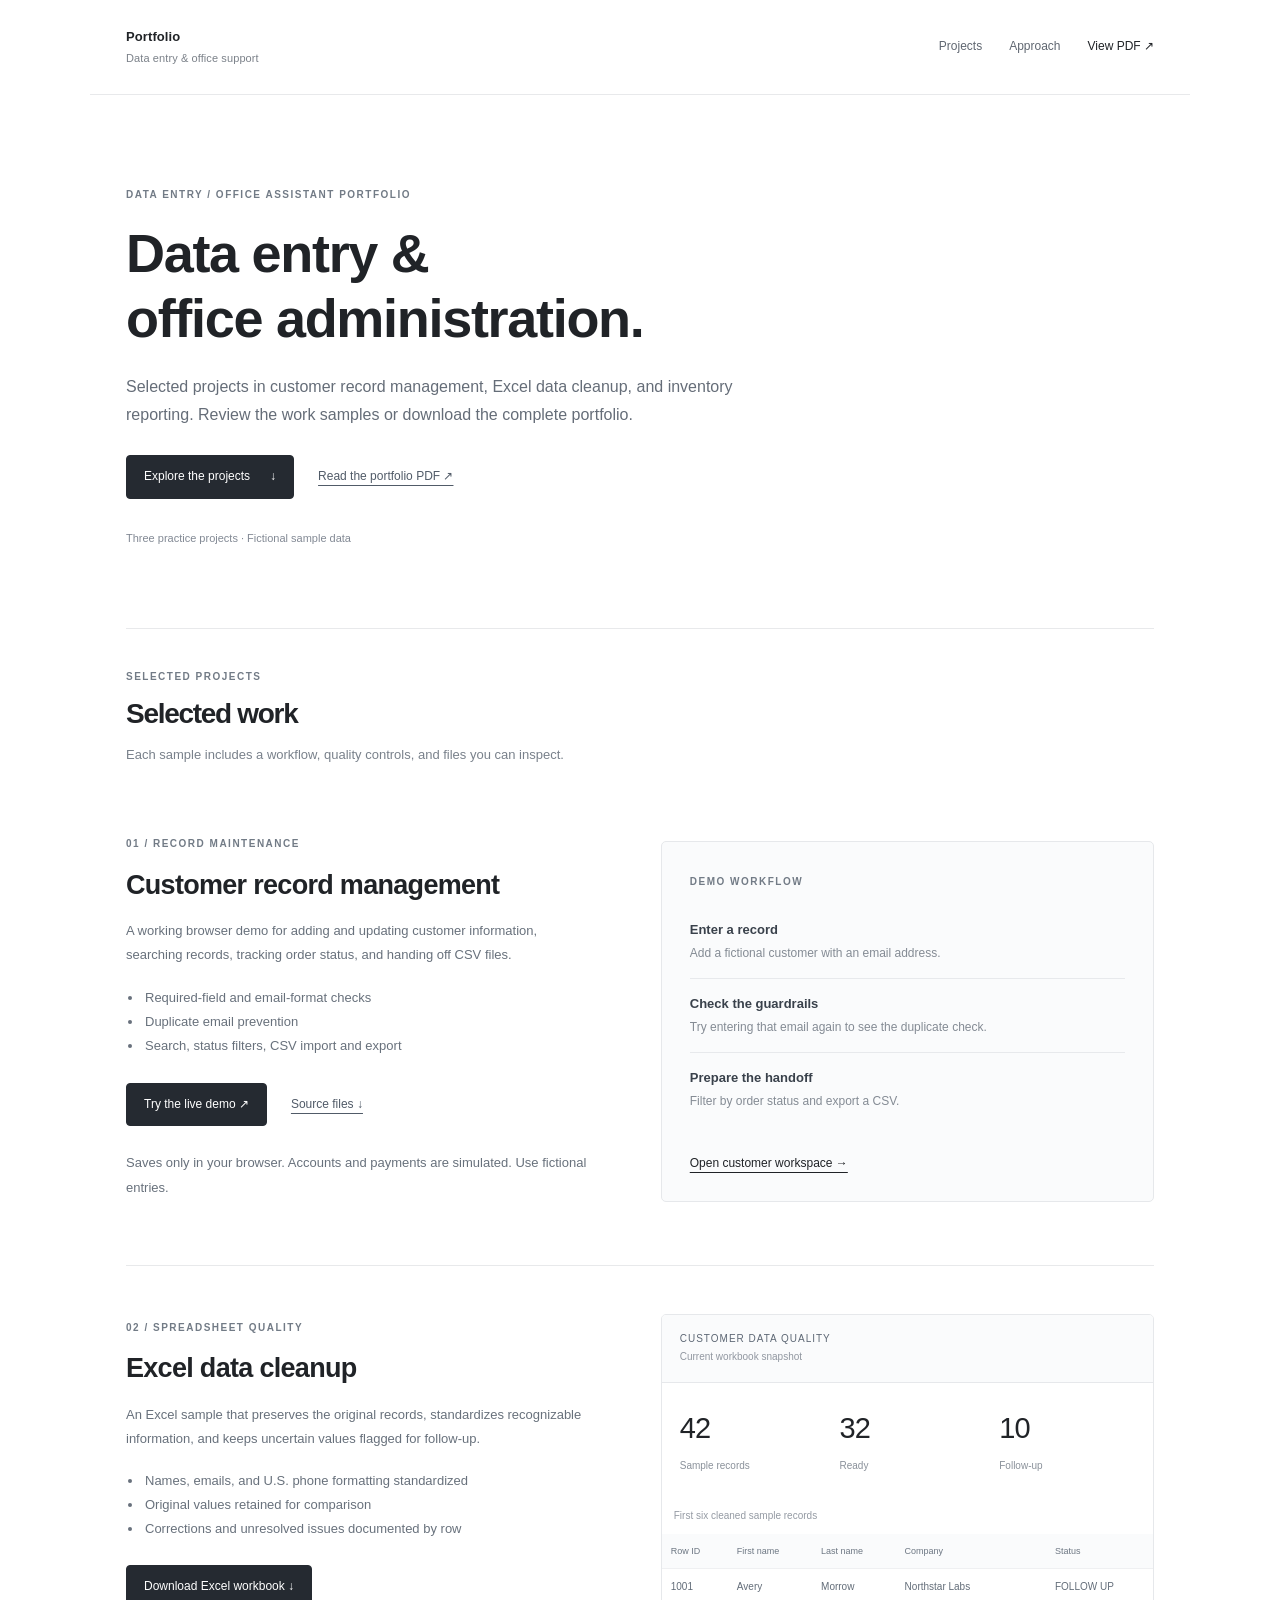
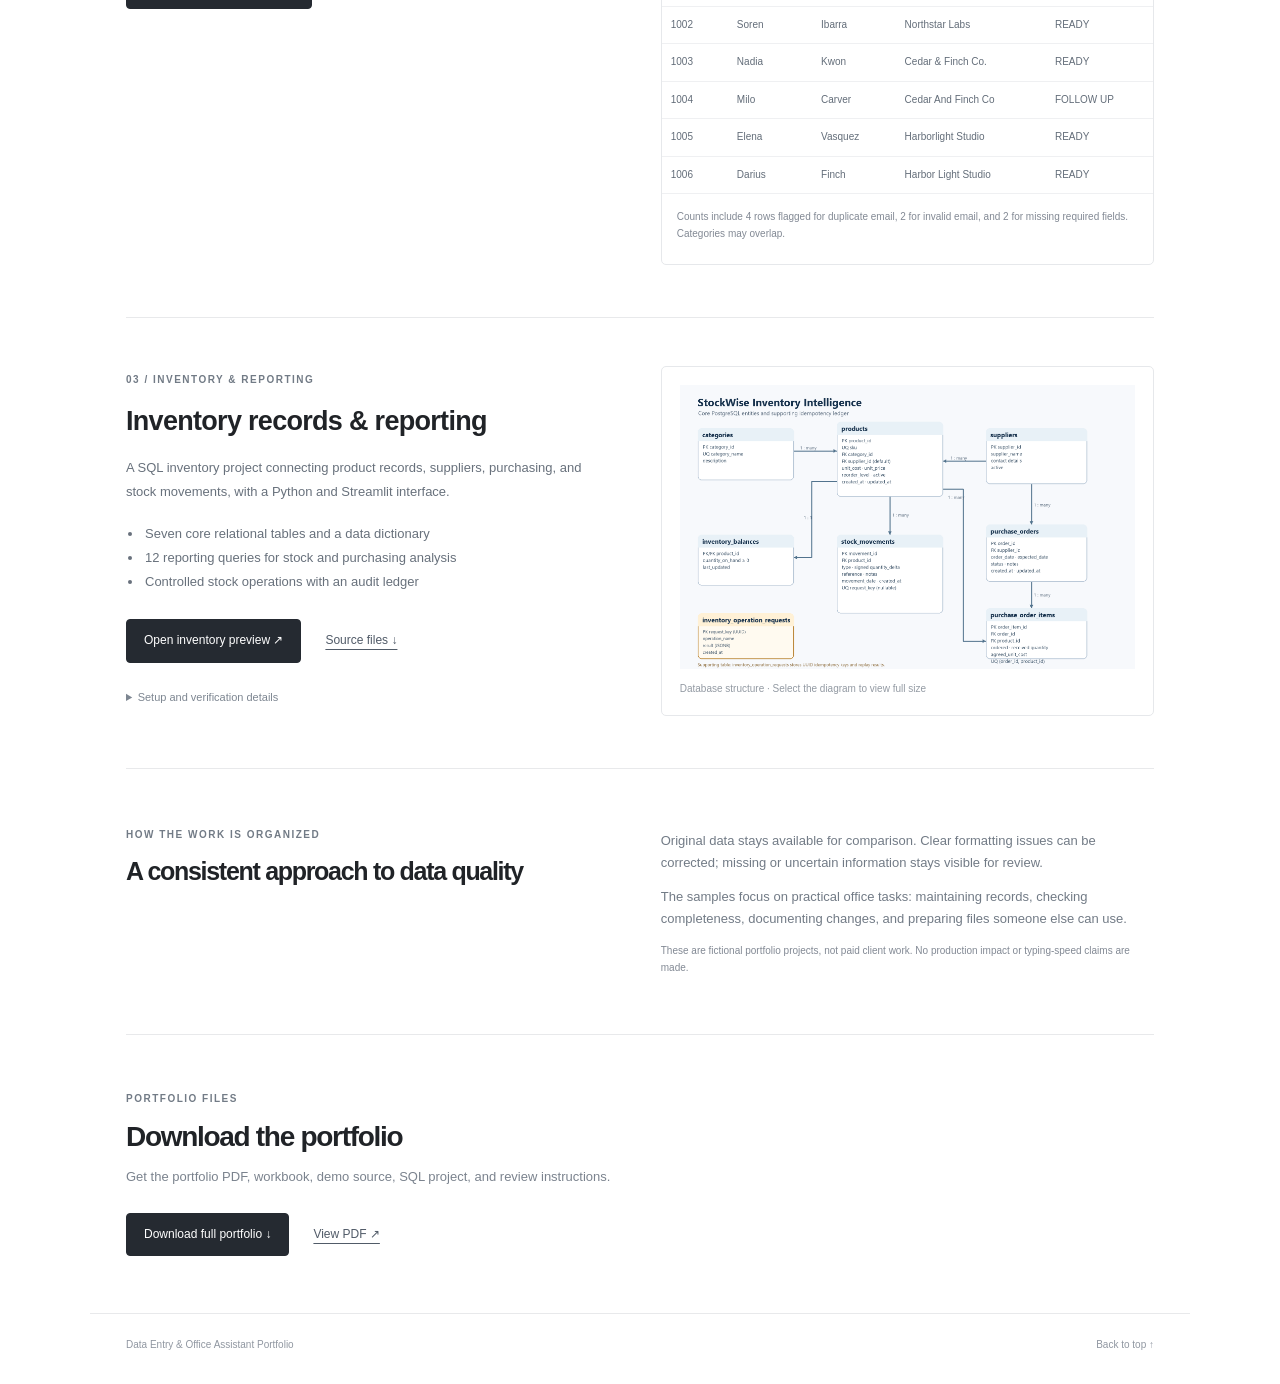
<file: index.html>
<!doctype html><html lang="en"><head><meta charset="utf-8"><meta name="viewport" content="width=device-width, initial-scale=1"><title>Data Entry & Office Assistant | Work Portfolio</title><meta name="description" content="Explore three practical work samples: customer record maintenance, Excel data cleanup, and inventory reporting. Try the demo and download the files."><link rel="stylesheet" href="style.css"></head><body>
<header><a class="brand" href="#">Portfolio<span>Data entry & office support</span></a><nav aria-label="Main navigation"><a href="#projects">Projects</a><a href="#approach">Approach</a><a class="nav-download" href="downloads/portfolio.pdf">View PDF ↗</a></nav></header>
<main><section class="hero"><div><p class="eyebrow">DATA ENTRY / OFFICE ASSISTANT PORTFOLIO</p><h1>Data entry &amp;<br>office administration.</h1><p class="intro">Selected projects in customer record management, Excel data cleanup, and inventory reporting. Review the work samples or download the complete portfolio.</p><div class="actions"><a class="button" href="#projects">Explore the projects <span>↓</span></a><a class="text-link" href="downloads/portfolio.pdf">Read the portfolio PDF ↗</a></div><p class="small">Three practice projects · Fictional sample data</p></div></section>
<section id="projects"><div class="section-heading"><p class="eyebrow">SELECTED PROJECTS</p><h2>Selected work</h2><p>Each sample includes a workflow, quality controls, and files you can inspect.</p></div>
<article class="project"><div class="project-copy"><span class="number">01 / RECORD MAINTENANCE</span><h3>Customer record management</h3><p>A working browser demo for adding and updating customer information, searching records, tracking order status, and handing off CSV files.</p><ul><li>Required-field and email-format checks</li><li>Duplicate email prevention</li><li>Search, status filters, CSV import and export</li></ul><div class="actions"><a class="button" href="customer-demo/index.html">Try the live demo ↗</a><a class="text-link" href="downloads/customer-project.zip" download>Source files ↓</a></div><p class="small">Saves only in your browser. Accounts and payments are simulated. Use fictional entries.</p></div><div class="demo-instructions"><span class="eyebrow">DEMO WORKFLOW</span><ol><li><b>Enter a record</b><span>Add a fictional customer with an email address.</span></li><li><b>Check the guardrails</b><span>Try entering that email again to see the duplicate check.</span></li><li><b>Prepare the handoff</b><span>Filter by order status and export a CSV.</span></li></ol><a href="customer-demo/index.html">Open customer workspace →</a></div></article>
<article class="project excel"><div class="project-copy"><span class="number">02 / SPREADSHEET QUALITY</span><h3>Excel data cleanup</h3><p>An Excel sample that preserves the original records, standardizes recognizable information, and keeps uncertain values flagged for follow-up.</p><ul><li>Names, emails, and U.S. phone formatting standardized</li><li>Original values retained for comparison</li><li>Corrections and unresolved issues documented by row</li></ul><a class="button" href="downloads/customer-cleanup.xlsx" download>Download Excel workbook ↓</a></div><div class="sheet-preview"><div class="sheet-top">CUSTOMER DATA QUALITY <span>Current workbook snapshot</span></div><div class="metrics"><div><strong>42</strong><span>Sample records</span></div><div><strong>32</strong><span>Ready</span></div><div><strong>10</strong><span>Follow-up</span></div></div><div class="table-wrap"><table><caption>First six cleaned sample records</caption><thead><tr><th>Row ID</th><th>First name</th><th>Last name</th><th>Company</th><th>Status</th></tr></thead><tbody><tr><td>1001</td><td>Avery</td><td>Morrow</td><td>Northstar Labs</td><td>FOLLOW UP</td></tr><tr><td>1002</td><td>Soren</td><td>Ibarra</td><td>Northstar Labs</td><td>READY</td></tr><tr><td>1003</td><td>Nadia</td><td>Kwon</td><td>Cedar &amp; Finch Co.</td><td>READY</td></tr><tr><td>1004</td><td>Milo</td><td>Carver</td><td>Cedar And Finch Co</td><td>FOLLOW UP</td></tr><tr><td>1005</td><td>Elena</td><td>Vasquez</td><td>Harborlight Studio</td><td>READY</td></tr><tr><td>1006</td><td>Darius</td><td>Finch</td><td>Harbor Light Studio</td><td>READY</td></tr></tbody></table></div><p class="small">Counts include 4 rows flagged for duplicate email, 2 for invalid email, and 2 for missing required fields. Categories may overlap.</p></div></article>
<article class="project inventory"><div class="project-copy"><span class="number">03 / INVENTORY & REPORTING</span><h3>Inventory records &amp; reporting</h3><p>A SQL inventory project connecting product records, suppliers, purchasing, and stock movements, with a Python and Streamlit interface.</p><ul><li>Seven core relational tables and a data dictionary</li><li>12 reporting queries for stock and purchasing analysis</li><li>Controlled stock operations with an audit ledger</li></ul><div class="actions"><a class="button" href="inventory.html">Open inventory preview ↗</a><a class="text-link" href="downloads/inventory-project.zip" download>Source files ↓</a></div><details><summary>Setup and verification details</summary><p>The download includes the README, SQL, Python app, tests, and documentation. Running the dashboard requires Python and PostgreSQL setup. Local checks: 6 tests passed; 6 integration tests skipped without a configured database. Native PostgreSQL concurrency and the connected dashboard remain unverified.</p></details></div><figure><a href="assets/inventory-erd.png" target="_blank" rel="noopener"><img src="assets/inventory-erd.png" alt="StockWise inventory database relationship diagram" loading="lazy"></a><figcaption>Database structure · Select the diagram to view full size</figcaption></figure></article></section>
<section id="approach" class="approach"><div><p class="eyebrow">HOW THE WORK IS ORGANIZED</p><h2>A consistent approach to data quality</h2></div><div><p>Original data stays available for comparison. Clear formatting issues can be corrected; missing or uncertain information stays visible for review.</p><p>The samples focus on practical office tasks: maintaining records, checking completeness, documenting changes, and preparing files someone else can use.</p><p class="small">These are fictional portfolio projects, not paid client work. No production impact or typing-speed claims are made.</p></div></section>
<section class="download"><p class="eyebrow">PORTFOLIO FILES</p><h2>Download the portfolio</h2><p>Get the portfolio PDF, workbook, demo source, SQL project, and review instructions.</p><div class="actions"><a class="button" href="downloads/portfolio.zip" download>Download full portfolio ↓</a><a class="text-link" href="downloads/portfolio.pdf">View PDF ↗</a></div></section></main><footer><span>Data Entry & Office Assistant Portfolio</span><a href="#">Back to top ↑</a></footer></body></html>
</file>
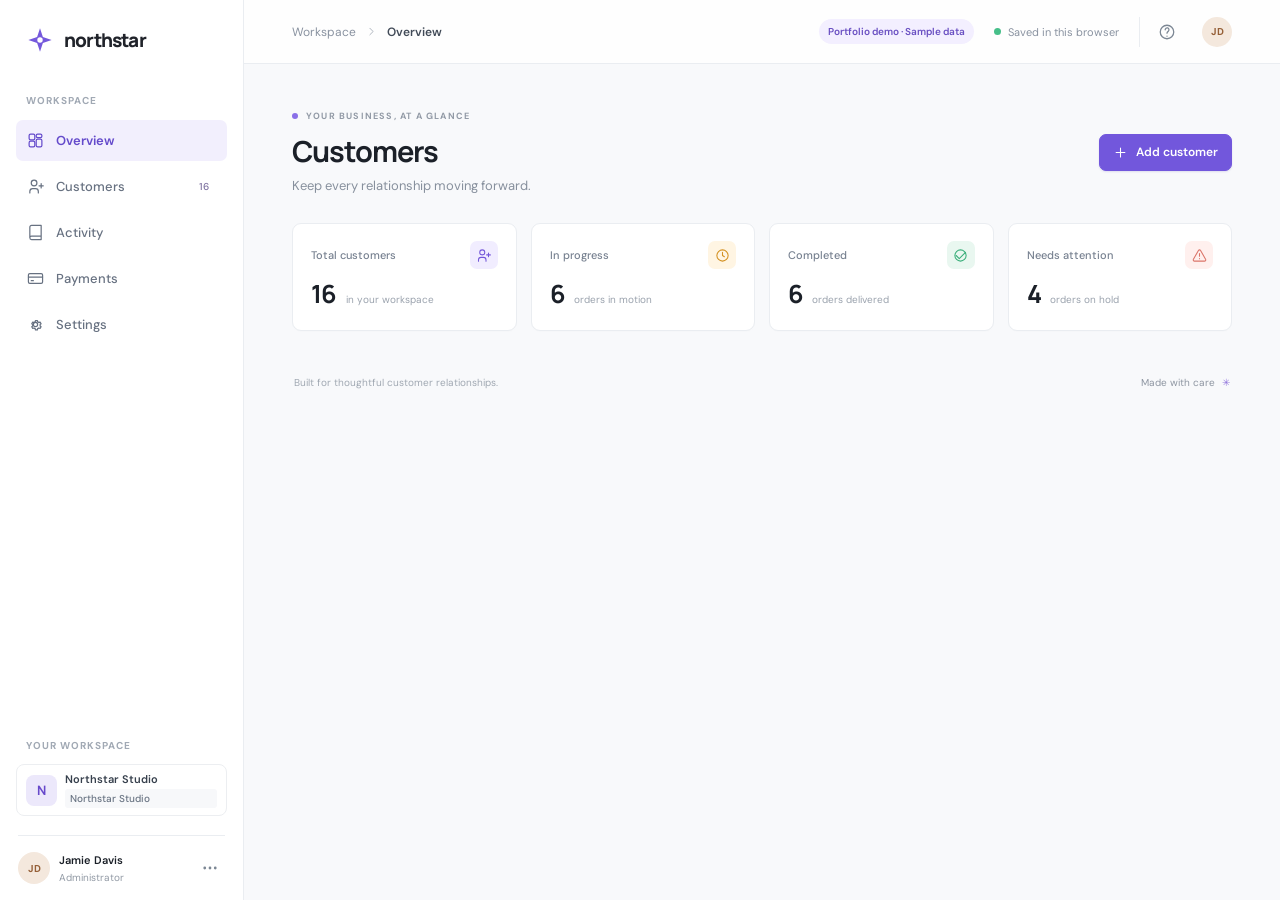
<file: customer-demo/index.html>
<!doctype html>
<html lang="en">
<head>
  <meta charset="utf-8" />
  <meta name="viewport" content="width=device-width, initial-scale=1" />
  <meta name="theme-color" content="#f7f8fa" />
  <meta name="description" content="Northstar is a customer records portfolio demo for accurate data entry, CSV workflows, order tracking, and customer operations." />
  <title>Northstar — Customer records</title>
  <link rel="preconnect" href="https://fonts.googleapis.com" />
  <link rel="preconnect" href="https://fonts.gstatic.com" crossorigin />
  <link href="https://fonts.googleapis.com/css2?family=DM+Sans:wght@400;500;600;700&family=Manrope:wght@400;500;600;700;800&display=swap" rel="stylesheet" />
  <link rel="stylesheet" href="styles.css" />
</head>
<body>
  <div class="app-shell">
    <aside class="sidebar">
      <a class="brand" href="#" aria-label="Northstar home"><span class="brand-mark"><svg viewBox="0 0 32 32" aria-hidden="true"><path d="M16 2.7 19.3 12.7 29.3 16l-10 3.3L16 29.3l-3.3-10L2.7 16l10-3.3L16 2.7Z" fill="currentColor"/><circle cx="16" cy="16" r="3.1" fill="#fff"/></svg></span><span>northstar</span></a>
      <div class="workspace-label">WORKSPACE</div>
      <nav class="primary-nav" aria-label="Main navigation">
        <a class="nav-item" data-nav="overview" href="#overview"><svg viewBox="0 0 24 24"><rect x="3" y="3" width="8" height="8" rx="2"/><rect x="13" y="3" width="8" height="5" rx="2"/><rect x="13" y="10" width="8" height="11" rx="2"/><rect x="3" y="13" width="8" height="8" rx="2"/></svg>Overview</a>
        <a class="nav-item active" data-nav="customers" href="#customers"><svg viewBox="0 0 24 24"><path d="M16 21v-2a4 4 0 0 0-4-4H8a4 4 0 0 0-4 4v2M10 11a4 4 0 1 0 0-8 4 4 0 0 0 0 8ZM20 8v6m3-3h-6"/></svg>Customers<span class="nav-count" id="sidebarCount">0</span></a>
        <a class="nav-item" data-nav="activity" href="#activity"><svg viewBox="0 0 24 24"><path d="M4 19.5A2.5 2.5 0 0 1 6.5 17H20M6.5 2H20v20H6.5A2.5 2.5 0 0 1 4 19.5v-15A2.5 2.5 0 0 1 6.5 2Z"/></svg>Activity</a>
        <a class="nav-item" data-nav="payments" href="#payments"><svg viewBox="0 0 24 24"><rect x="2" y="5" width="20" height="14" rx="2"/><path d="M2 10h20M6 15h3"/></svg>Payments</a>
        <a class="nav-item" data-nav="settings" href="#settings"><svg viewBox="0 0 24 24"><circle cx="12" cy="12" r="3"/><path d="m19.4 15 .1.1 1.4 1.1-1.4 2.4-1.7-.7a8 8 0 0 1-1.8 1l-.3 1.8h-2.8l-.3-1.8a8 8 0 0 1-1.8-1l-1.7.7-1.4-2.4 1.4-1.1a7 7 0 0 1 0-2l-1.4-1.1 1.4-2.4 1.7.7a8 8 0 0 1 1.8-1l.3-1.8h2.8l.3 1.8a8 8 0 0 1 1.8 1l1.7-.7 1.4 2.4-1.4 1.1a7 7 0 0 1 0 2Z" transform="translate(-1 -1)"/></svg>Settings</a>
      </nav>
      <div class="sidebar-bottom"><div class="workspace-label">YOUR WORKSPACE</div><div class="workspace-card"><span class="workspace-icon" id="workspaceIcon">N</span><div class="workspace-info workspace-picker"><strong id="workspaceCurrentName">Northstar Studio</strong><select id="workspaceSelect" aria-label="Switch workspace"></select></div><svg class="chevron" viewBox="0 0 24 24"><path d="m7 10 5 5 5-5"/></svg></div><div class="user-profile"><div class="avatar avatar-user">JD</div><div class="user-info"><strong>Jamie Davis</strong><small>Administrator</small></div><button class="icon-button more-user" id="userMenuBtn" aria-label="User menu" aria-expanded="false"><svg viewBox="0 0 24 24"><circle cx="5" cy="12" r="1"/><circle cx="12" cy="12" r="1"/><circle cx="19" cy="12" r="1"/></svg></button><div class="user-menu" id="userMenu" hidden></div></div></div>
    </aside>

    <main class="main-panel" id="overview">
      <header class="topbar"><div class="breadcrumbs"><span>Workspace</span><svg viewBox="0 0 24 24"><path d="m9 18 6-6-6-6"/></svg><strong>Customers</strong></div><div class="topbar-actions"><span class="demo-badge">Portfolio demo · Sample data</span><span class="sync-indicator"><i></i> Saved in this browser</span><button class="icon-button top-help" aria-label="Help"><svg viewBox="0 0 24 24"><circle cx="12" cy="12" r="9"/><path d="M9.6 9a2.5 2.5 0 1 1 4.4 1.6c-1.1 1.1-2 1.5-2 3M12 17.5h.01"/></svg></button><div class="header-profile-menu"><button class="avatar avatar-small" id="headerUserMenuBtn" aria-label="Open account menu" aria-expanded="false">JD</button><div class="user-menu header-user-menu" id="headerUserMenu" hidden></div></div></div></header>

      <section class="page-content">
        <div class="page-heading"><div><div class="eyebrow"><span class="eyebrow-dot"></span>YOUR BUSINESS, AT A GLANCE</div><h1>Customers</h1><p class="page-subtitle">Keep every relationship moving forward.</p></div><button class="button button-primary" id="addCustomerBtn"><svg viewBox="0 0 24 24"><path d="M12 5v14M5 12h14"/></svg>Add customer</button></div>

        <div class="stats-grid" aria-label="Customer overview">
          <article class="stat-card"><div class="stat-top"><span class="stat-label">Total customers</span><span class="stat-icon stat-icon-purple"><svg viewBox="0 0 24 24"><path d="M16 21v-2a4 4 0 0 0-4-4H8a4 4 0 0 0-4 4v2M10 11a4 4 0 1 0 0-8 4 4 0 0 0 0 8ZM20 8v6m3-3h-6"/></svg></span></div><div class="stat-value-row"><strong id="totalStat">0</strong><span class="stat-context" id="totalContext">in your workspace</span></div></article>
          <article class="stat-card"><div class="stat-top"><span class="stat-label">In progress</span><span class="stat-icon stat-icon-amber"><svg viewBox="0 0 24 24"><circle cx="12" cy="12" r="9"/><path d="M12 7v5l3 2"/></svg></span></div><div class="stat-value-row"><strong id="progressStat">0</strong><span class="stat-context">orders in motion</span></div></article>
          <article class="stat-card"><div class="stat-top"><span class="stat-label">Completed</span><span class="stat-icon stat-icon-green"><svg viewBox="0 0 24 24"><path d="M20 7 10 17l-5-5"/><circle cx="12" cy="12" r="9"/></svg></span></div><div class="stat-value-row"><strong id="completedStat">0</strong><span class="stat-context">orders delivered</span></div></article>
          <article class="stat-card"><div class="stat-top"><span class="stat-label">Needs attention</span><span class="stat-icon stat-icon-rose"><svg viewBox="0 0 24 24"><path d="M12 9v4m0 4h.01"/><path d="m10.3 3.9-8 14A2 2 0 0 0 4 21h16a2 2 0 0 0 1.7-3.1l-8-14a2 2 0 0 0-3.4 0Z"/></svg></span></div><div class="stat-value-row"><strong id="attentionStat">0</strong><span class="stat-context">orders on hold</span></div></article>
        </div>

        <section class="records-card" id="customers" aria-label="Customer records"><div class="records-heading"><div><h2>All customers <span class="record-count" id="recordCount">0</span></h2><p>Manage your customer relationships and orders.</p></div><div class="record-actions"><a class="template-link" href="customer-template.csv" download>CSV template</a><input type="file" id="importFile" accept=".csv,text/csv" hidden /><button class="button button-secondary" id="importBtn" type="button"><svg viewBox="0 0 24 24"><path d="M12 16V3m-5 5 5-5 5 5M4 15v4a2 2 0 0 0 2 2h12a2 2 0 0 0 2-2v-4"/></svg>Import CSV</button><button class="button button-secondary" id="exportBtn"><svg viewBox="0 0 24 24"><path d="M21 15v4a2 2 0 0 1-2 2H5a2 2 0 0 1-2-2v-4M7 10l5 5 5-5M12 15V3"/></svg>Export CSV</button></div></div>
          <div class="toolbar"><label class="search-box"><svg viewBox="0 0 24 24"><circle cx="11" cy="11" r="7"/><path d="m20 20-4-4"/></svg><input id="searchInput" type="search" placeholder="Search customers..." aria-label="Search customers" /><kbd>⌘ K</kbd></label><div class="toolbar-right"><label class="select-wrap"><svg viewBox="0 0 24 24"><path d="M4 7h16M7 12h10m-7 5h4"/></svg><select id="statusFilter" aria-label="Filter by order status"><option value="all">All statuses</option><option value="In progress">In progress</option><option value="Completed">Completed</option><option value="On hold">On hold</option></select><svg class="select-chevron" viewBox="0 0 24 24"><path d="m7 10 5 5 5-5"/></svg></label><label class="select-wrap sort-wrap"><svg viewBox="0 0 24 24"><path d="M4 7h11M4 12h8m-8 5h5m7-9 3-3 3 3m-3-3v12"/></svg><select id="sortSelect" aria-label="Sort customers"><option value="recent">Recently added</option><option value="name-asc">Name A–Z</option><option value="name-desc">Name Z–A</option><option value="company">Company A–Z</option><option value="status">Order status</option></select><svg class="select-chevron" viewBox="0 0 24 24"><path d="m7 10 5 5 5-5"/></svg></label></div></div>
          <div class="table-scroll"><table><thead><tr><th class="check-col"><input type="checkbox" id="selectAll" aria-label="Select all records" /></th><th>NAME</th><th>COMPANY</th><th>PHONE</th><th>ORDER STATUS</th><th>EMAIL</th><th class="actions-col"></th></tr></thead><tbody id="customerRows"></tbody></table><div class="empty-state" id="emptyState" hidden><span class="empty-icon"><svg viewBox="0 0 24 24"><circle cx="11" cy="11" r="7"/><path d="m20 20-4-4"/></svg></span><strong>No customers found</strong><p>Try changing your search or filters, or add a customer to get started.</p><button class="button button-primary button-small" id="emptyAddBtn">Add customer</button></div></div>
          <footer class="table-footer"><span id="showingText">Showing 0 customers</span><div class="pagination" id="pagination" aria-label="Customer pages"></div></footer>
        </section>
        <section class="activity-card" id="activity" hidden aria-label="Recent activity"><div class="records-heading"><div><h2>Recent activity</h2><p>Keep track of changes made to customer records.</p></div><span class="activity-total" id="activityTotal">0 updates</span></div><div class="activity-list" id="activityList"></div></section>
        <section class="payments-card" id="payments" hidden aria-label="Payment tracker"><div class="records-heading"><div><h2>Payment tracker <span class="record-count" id="paymentCount">0</span></h2><p>Track demo payment records for this workspace.</p></div><button class="button button-primary" id="processPaymentBtn"><svg viewBox="0 0 24 24"><path d="M12 5v14M5 12h14"/></svg>Process payment</button></div><div class="payment-summary"><article><span>Paid (demo)</span><strong id="paymentTotal">$0.00</strong></article><article><span>Unpaid</span><strong id="unpaidCount">0</strong></article><article><span>Processing</span><strong id="processingCount">0</strong></article><div class="demo-payment-note">Demo mode · No money is charged</div></div><div class="payment-list" id="paymentList"></div></section>
        <section class="settings-card" id="settings" hidden aria-label="Account and settings">
          <div class="records-heading"><div><h2>Account &amp; settings</h2><p>Create a local account or sign in to this browser profile.</p></div></div>
          <div class="settings-content">
            <div class="account-status" id="accountStatus"><span class="account-status-dot"></span><div><strong>Browsing as guest</strong><small>Your customer records are saved in this browser.</small></div><button class="button button-secondary" id="logoutBtn" hidden>Log out</button></div>
            <div class="account-columns">
              <form class="account-form" id="createAccountForm"><h3>Create account</h3><p>Set up a local profile for this browser.</p><label class="form-field"><span>Your name <b>*</b></span><input id="accountName" autocomplete="name" required maxlength="80" placeholder="Jamie Davis" /></label><label class="form-field"><span>Email address <b>*</b></span><input id="accountEmail" type="email" autocomplete="email" required maxlength="254" placeholder="you@example.com" /></label><label class="form-field"><span>Password <b>*</b></span><input id="accountPassword" type="password" autocomplete="new-password" minlength="8" required placeholder="At least 8 characters" /></label><button class="button button-primary" type="submit">Create account</button><small class="account-feedback" id="createFeedback" role="status"></small></form>
              <form class="account-form" id="loginForm"><h3>Log in</h3><p>Sign in to an account saved on this device.</p><label class="form-field"><span>Email address <b>*</b></span><input id="loginEmail" type="email" autocomplete="username" required placeholder="you@example.com" /></label><label class="form-field"><span>Password <b>*</b></span><input id="loginPassword" type="password" autocomplete="current-password" required placeholder="Your password" /></label><button class="button button-secondary" type="submit">Log in</button><small class="account-feedback" id="loginFeedback" role="status"></small></form>
            </div>
            <div class="settings-note"><strong>Portfolio demo account</strong><p>This account is stored only in this browser profile. It does not sync customer records or provide server-backed security across devices. Use a unique demo password, not one you use elsewhere.</p></div>
            <section class="workspace-settings"><div><h3>Workspace settings</h3><p>Workspaces keep customer lists and activity separate on this device.</p></div><form id="workspaceSettingsForm" class="workspace-settings-form"><label class="form-field"><span>Current workspace name</span><input id="workspaceNameField" maxlength="60" required /></label><button class="button button-secondary" type="submit">Save name</button><label class="form-field"><span>Create another workspace</span><input id="newWorkspaceName" maxlength="60" placeholder="e.g. Acme Support" /></label><div class="workspace-actions"><button class="button button-primary" type="button" id="createWorkspaceBtn">Create workspace</button></div><small id="workspaceFeedback" class="account-feedback" role="status"></small></form></section>
          </div>
        </section>
        <div class="page-footnote"><span>Built for thoughtful customer relationships.</span><a href="#customers">Made with care <span>✳</span></a></div>
      </section>
    </main>
  </div>

  <div class="modal-backdrop" id="modalBackdrop" hidden><section class="modal" role="dialog" aria-modal="true" aria-labelledby="modalTitle"><header class="modal-header"><div><span class="modal-kicker">CUSTOMER RECORD</span><h2 id="modalTitle">Add customer</h2><p>Add the details you need to keep this relationship on track.</p></div><button class="icon-button close-modal" id="closeModalBtn" aria-label="Close dialog"><svg viewBox="0 0 24 24"><path d="m18 6-12 12M6 6l12 12"/></svg></button></header><form id="customerForm" novalidate><input id="recordId" type="hidden" /><div class="form-grid"><label class="form-field full-field"><span>Full name <b>*</b></span><input id="nameField" autocomplete="name" placeholder="e.g. Olivia Rhye" required maxlength="100" /><small class="field-error" id="nameError"></small></label><label class="form-field"><span>Email address <b>*</b></span><input id="emailField" type="email" autocomplete="email" placeholder="olivia@company.com" required maxlength="254" /><small class="field-error" id="emailError"></small></label><label class="form-field"><span>Phone number</span><input id="phoneField" type="tel" autocomplete="tel" placeholder="+1 (555) 000-0000" maxlength="40" /></label><label class="form-field full-field"><span>Company</span><input id="companyField" autocomplete="organization" placeholder="Company name" maxlength="100" /></label><label class="form-field full-field"><span>Order status <b>*</b></span><span class="form-select-wrap"><select id="statusField" required><option value="In progress">In progress</option><option value="Completed">Completed</option><option value="On hold">On hold</option></select><svg viewBox="0 0 24 24"><path d="m7 10 5 5 5-5"/></svg></span></label></div><div class="duplicate-warning" id="duplicateWarning" hidden><svg viewBox="0 0 24 24"><circle cx="12" cy="12" r="9"/><path d="M12 8v4m0 4h.01"/></svg><span id="duplicateMessage">This email is already in your records.</span></div><div class="form-footer"><span><b>*</b> Required fields</span><div><button class="button button-secondary" type="button" id="cancelBtn">Cancel</button><button class="button button-primary" type="submit" id="saveBtn">Save customer</button></div></div></form></section></div>
  <div class="modal-backdrop" id="paymentModalBackdrop" hidden><section class="modal" role="dialog" aria-modal="true" aria-labelledby="paymentModalTitle"><header class="modal-header"><div><span class="modal-kicker">SIMULATED PAYMENT</span><h2 id="paymentModalTitle">Record a payment</h2><p>Demo only. No card details are collected and no money is charged.</p></div><button class="icon-button" id="closePaymentModal" type="button" aria-label="Close dialog"><svg viewBox="0 0 24 24"><path d="m18 6-12 12M6 6l12 12"/></svg></button></header><form id="paymentForm"><div class="form-grid"><label class="form-field full-field"><span>Customer <b>*</b></span><span class="form-select-wrap"><select id="paymentCustomer" required></select><svg viewBox="0 0 24 24"><path d="m7 10 5 5 5-5"/></svg></span></label><label class="form-field"><span>Amount (USD) <b>*</b></span><input id="paymentAmount" type="number" min="0.01" max="999999.99" step="0.01" required placeholder="0.00" /></label><label class="form-field"><span>Payment method</span><span class="form-select-wrap"><select id="paymentMethod"><option>Cash</option><option>Bank transfer</option><option>Card (simulated record)</option><option>Other</option></select><svg viewBox="0 0 24 24"><path d="m7 10 5 5 5-5"/></svg></span></label><label class="form-field full-field"><span>Note (optional)</span><input id="paymentNote" maxlength="120" placeholder="Invoice, order, or reference" /></label></div><div class="form-footer"><span>Demo record only</span><div><button class="button button-secondary" type="button" id="cancelPaymentBtn">Cancel</button><button class="button button-primary" type="submit">Record demo payment</button></div></div></form></section></div>
  <div class="toast" id="toast" role="status" aria-live="polite"><span class="toast-check"><svg viewBox="0 0 24 24"><path d="m5 12 4 4L19 6"/></svg></span><span id="toastMessage">Changes saved</span></div>
  <script src="seed.js"></script>
  <script src="app.js"></script>
</body>
</html>
</file>
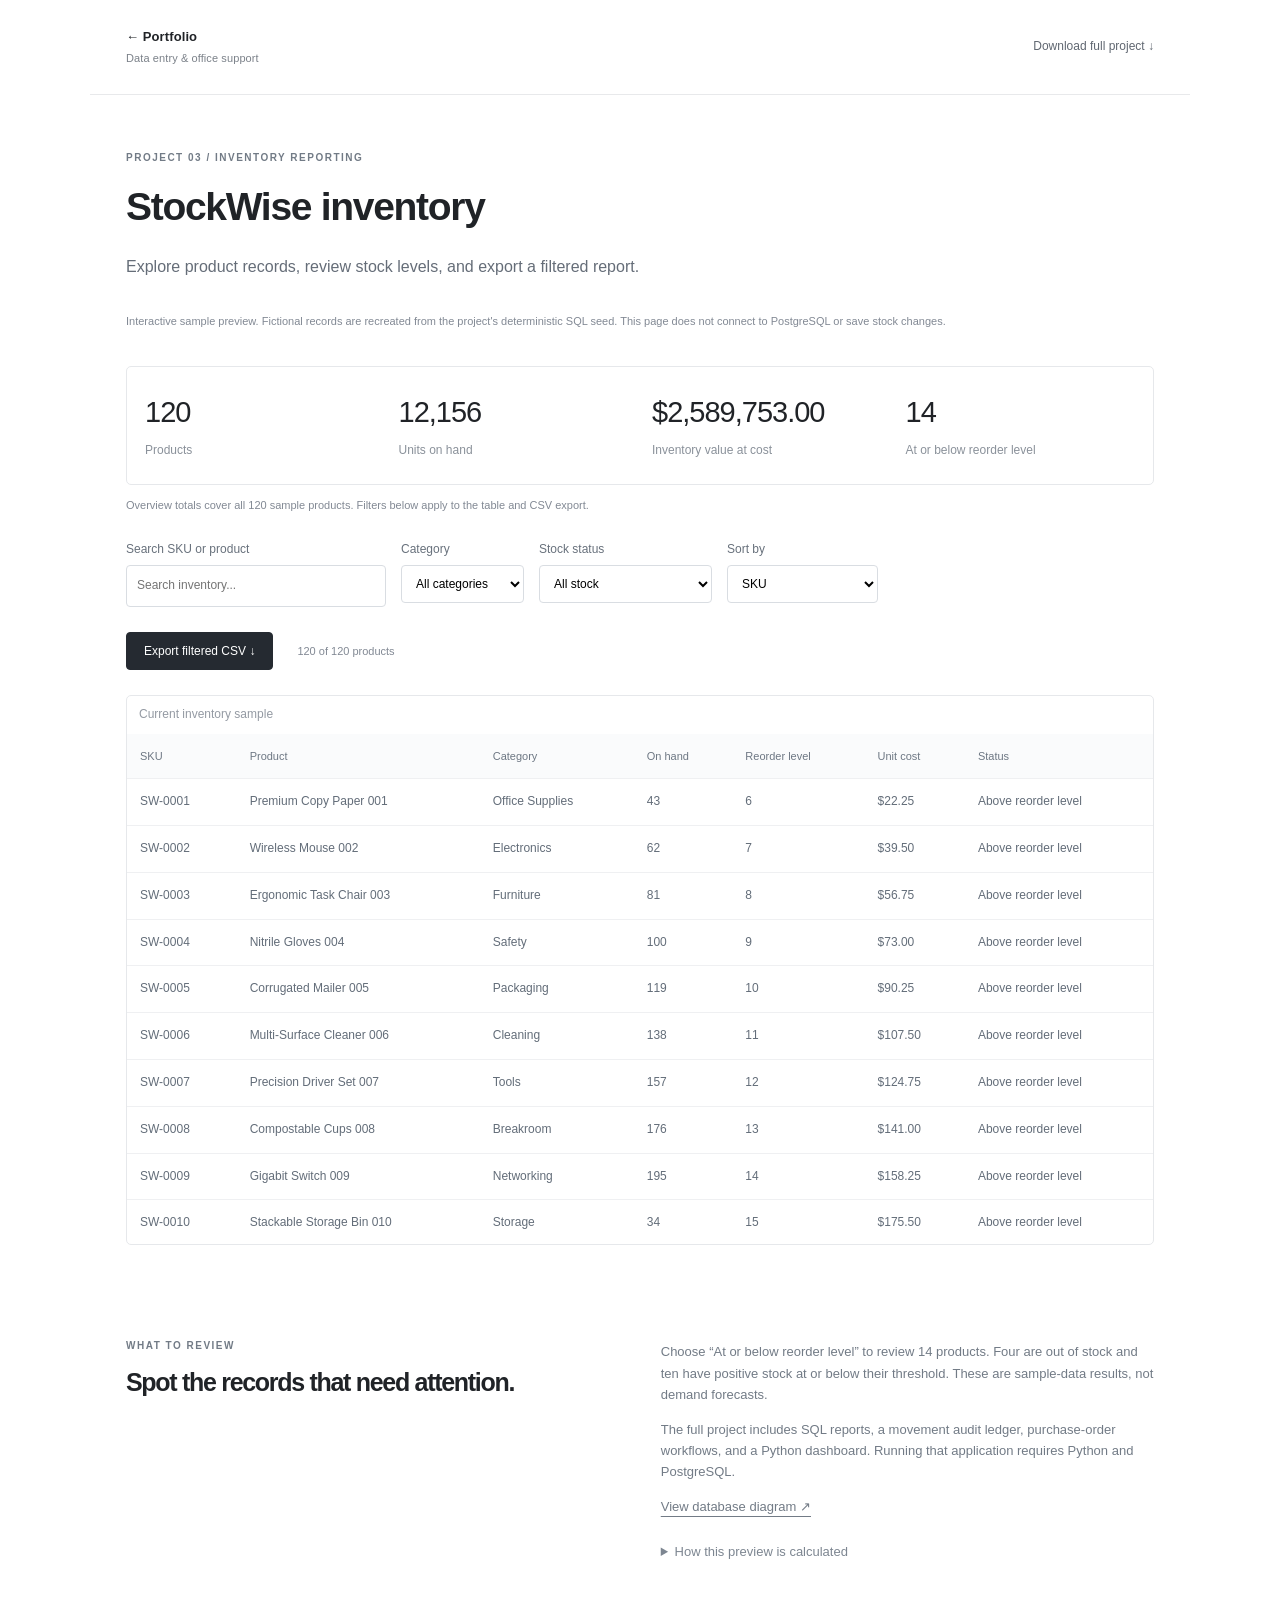
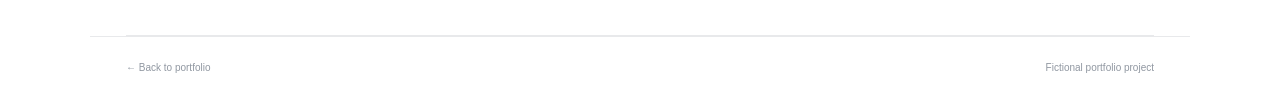
<file: inventory.html>
<!doctype html><html lang="en"><head><meta charset="utf-8"><meta name="viewport" content="width=device-width,initial-scale=1"><title>StockWise | Inventory preview</title><link rel="stylesheet" href="style.css"><style>.hero{max-width:900px;padding:45px 0 25px}h1{font-size:39px}.controls{display:flex;gap:15px;flex-wrap:wrap;margin:25px 0}label{display:flex;flex-direction:column;gap:6px;font-size:12px;color:#68717c}input,select{font:inherit;padding:10px;border:1px solid #d9dde2;border-radius:4px;background:white}input{min-width:260px}table{font-size:12px}th{font-size:11px}td,th{padding:13px}caption{font-size:12px}.metrics{border:1px solid #e6e8eb;border-radius:5px;flex-wrap:wrap}.metrics>div{min-width:110px}.metrics span{font-size:12px}.report{padding-bottom:35px}.table-wrap{border:1px solid #e6e8eb;border-radius:5px;max-height:550px}tbody tr:hover{background:#f7f9fb}.status{font-size:11px;font-weight:600}#empty{padding:20px;color:#68717c}details{font-size:13px;margin:24px 0}.button{cursor:pointer}button:focus-visible,input:focus-visible,select:focus-visible{outline:2px solid #496c96;outline-offset:3px}</style></head><body><header><a class="brand" href="index.html">← Portfolio<span>Data entry & office support</span></a><nav><a href="downloads/inventory-project.zip" download>Download full project ↓</a></nav></header><main><section class="hero"><p class="eyebrow">PROJECT 03 / INVENTORY REPORTING</p><h1>StockWise inventory</h1><p class="intro">Explore product records, review stock levels, and export a filtered report.</p><p class="small">Interactive sample preview. Fictional records are recreated from the project's deterministic SQL seed. This page does not connect to PostgreSQL or save stock changes.</p></section><section class="report" aria-label="Inventory report"><div class="metrics"><div><strong id="products">—</strong><span>Products</span></div><div><strong id="units">—</strong><span>Units on hand</span></div><div><strong id="value">—</strong><span>Inventory value at cost</span></div><div><strong id="attention">—</strong><span>At or below reorder level</span></div></div><p class="small">Overview totals cover all 120 sample products. Filters below apply to the table and CSV export.</p><div class="controls"><label>Search SKU or product<input id="search" type="search" placeholder="Search inventory..."></label><label>Category<select id="category"><option value="all">All categories</option></select></label><label>Stock status<select id="status"><option value="all">All stock</option><option value="attention">At or below reorder level</option><option value="out">Out of stock</option><option value="low">Low stock</option><option value="ok">Above reorder level</option></select></label><label>Sort by<select id="sort"><option value="sku">SKU</option><option value="qty">Quantity: low to high</option><option value="value">Value: high to low</option></select></label></div><div class="actions"><button type="button" class="button" id="export">Export filtered CSV ↓</button><span id="count" role="status" class="small"></span></div><div class="table-wrap"><table><caption>Current inventory sample</caption><thead><tr><th scope="col">SKU</th><th scope="col">Product</th><th scope="col">Category</th><th scope="col">On hand</th><th scope="col">Reorder level</th><th scope="col">Unit cost</th><th scope="col">Status</th></tr></thead><tbody id="rows"></tbody></table><p id="empty" hidden>No products match these filters.</p></div></section><section class="approach"><div><p class="eyebrow">WHAT TO REVIEW</p><h2>Spot the records that need attention.</h2></div><div><p>Choose “At or below reorder level” to review 14 products. Four are out of stock and ten have positive stock at or below their threshold. These are sample-data results, not demand forecasts.</p><p>The full project includes SQL reports, a movement audit ledger, purchase-order workflows, and a Python dashboard. Running that application requires Python and PostgreSQL.</p><a href="assets/inventory-erd.png">View database diagram ↗</a><details><summary>How this preview is calculated</summary><p>Products and quantities follow sql/03_seed_data.sql. Unit cost is 5 + ((product ID × 17) mod 420) + ((product ID mod 4) × 0.25). Reorder level is 5 + (product ID mod 26). Quantities are zero for multiples of 29, half the reorder level rounded down for multiples of 13, and otherwise 24 + ((product ID × 19) mod 180). Inventory value is quantity × unit cost. This preview is read-only; filters and exports run in your browser.</p></details></div></section></main><footer><a href="index.html">← Back to portfolio</a><span>Fictional portfolio project</span></footer><script src="inventory.js"></script></body></html>
</file>
<file: style.css>
*{box-sizing:border-box}html{scroll-behavior:smooth;scroll-padding-top:30px}body{margin:0;background:#fff;color:#202327;font:15px/1.65 -apple-system,BlinkMacSystemFont,"Segoe UI",Arial,sans-serif;-webkit-font-smoothing:antialiased}a{color:inherit;text-underline-offset:5px}header,main,footer{max-width:1100px;margin:auto}header{padding:26px 36px;display:flex;justify-content:space-between;align-items:center;border-bottom:1px solid #e8e9eb}.brand{text-decoration:none;font-size:13px;font-weight:650;letter-spacing:.1px}.brand span{display:block;font-size:11px;font-weight:400;color:#7b8189;margin-top:2px}nav{display:flex;gap:27px;align-items:center}nav a{text-decoration:none;font-size:12px;color:#606771}.nav-download{color:#202327}main{padding:0 36px}.hero{padding:82px 0 69px;max-width:760px}.eyebrow,.number{font-size:10px;letter-spacing:1.5px;font-weight:600;color:#727b86}h1,h2,h3{font-family:inherit;font-weight:550;letter-spacing:-1.3px;line-height:1.2}h1{font-size:54px;margin:18px 0 22px;max-width:720px}h2{font-size:28px;margin:12px 0}h3{font-size:27px;margin:14px 0 18px;letter-spacing:-.7px}.intro{font-size:16px;max-width:640px;color:#656d78;line-height:1.8}.actions{display:flex;align-items:center;gap:24px;flex-wrap:wrap;margin:25px 0}.button{display:inline-flex;align-items:center;gap:20px;text-decoration:none;padding:11px 17px;background:#252a31;color:#fff;border:1px solid #252a31;border-radius:4px;font-size:12px;font-weight:500;transition:background .15s}.button:hover{background:#434b56}.text-link{font-size:12px;color:#515b68}.small{font-size:11px;color:#828994;line-height:1.7}.hero .small{margin-top:30px}.folder{display:none}.section-heading{border-top:1px solid #e8e9eb;padding:30px 0 4px}.section-heading>p:last-child{color:#79818b;font-size:13px}.project{display:grid;grid-template-columns:1fr 1.05fr;gap:65px;padding:48px 0 52px;border-bottom:1px solid #e8e9eb;align-items:start}.project-copy>p,.project-copy li{color:#68717c;font-size:13px;line-height:1.85}.project-copy ul{padding-left:17px;margin:18px 0 24px;line-height:1.9}.project-copy li{padding-left:2px}.project-copy h3 br{display:none}.demo-instructions{border:1px solid #e6e8eb;border-radius:5px;padding:26px 28px;align-self:center;background:#fafbfc}.demo-instructions ol{padding:0;list-style:none;margin:12px 0}.demo-instructions li{padding:14px 0;border-bottom:1px solid #e7e9ec}.demo-instructions li:last-child{border:0}.demo-instructions b{display:block;font-size:13px;font-weight:550;color:#39414b}.demo-instructions span:not(.eyebrow){display:block;font-size:12px;color:#848b94;margin-top:4px}.demo-instructions>a{display:inline-block;font-size:12px;margin-top:16px}.sheet-preview{border:1px solid #e6e8eb;border-radius:5px;align-self:center;overflow:hidden}.sheet-top{padding:16px 18px;font-size:10px;letter-spacing:1px;border-bottom:1px solid #e6e8eb;background:#fafbfc;color:#5e6875}.sheet-top span{display:block;font-size:10px;color:#9197a0;letter-spacing:0;margin-top:2px}.metrics{display:flex;padding:22px 18px;gap:24px;background:#fff}.metrics>div{flex:1}.metrics strong{display:block;font-size:29px;font-weight:500;letter-spacing:-1px}.metrics span{font-size:10px;color:#8a919a}.table-wrap{overflow:auto}table{width:100%;border-collapse:collapse;font-size:10px}caption{text-align:left;padding:9px 12px;color:#949aa3;font-size:10px}th,td{padding:10px 9px;text-align:left;border-bottom:1px solid #eff0f2;white-space:nowrap}th{font-size:9px;font-weight:500;background:#fafbfc;color:#6d7783}td{color:#636d79}.sheet-preview>.small{padding:4px 15px 12px;font-size:10px}figure{margin:0;align-self:center;border:1px solid #e6e8eb;border-radius:5px;padding:18px}figure img{display:block;width:100%;height:auto}figcaption{font-size:10px;color:#939aa3;padding-top:12px}details{margin-top:22px;font-size:11px;color:#7d8691}details p{line-height:1.8}summary{cursor:pointer}.approach{display:grid;grid-template-columns:1fr 1.05fr;gap:65px;padding:48px 0;border-bottom:1px solid #e8e9eb}.approach>div:last-child{font-size:13px;color:#727b86}.approach h2{font-size:25px}.approach .small{font-size:10px}.download{padding:46px 0 57px;margin:0;max-width:700px}.download h2{font-size:28px}.download h2 br{display:none}.download p:not(.eyebrow){font-size:13px;color:#7b838e}.download .actions{margin-bottom:0}footer{padding:23px 36px 30px;border-top:1px solid #e8e9eb;display:flex;justify-content:space-between;font-size:10px;color:#9097a1}footer a{text-decoration:none}a:focus-visible,summary:focus-visible{outline:2px solid #496c96;outline-offset:5px}@media(max-width:850px){.project{gap:32px;grid-template-columns:1fr 1fr}.hero{padding:60px 0}.approach{gap:32px}h1{font-size:46px}}@media(max-width:640px){header,footer{padding:22px}main{padding:0 22px}nav{gap:17px}nav a{font-size:11px}.brand{font-size:11px}.brand span{font-size:10px}.hero{padding:49px 0 43px}h1{font-size:37px;letter-spacing:-1.2px}.intro{font-size:14px}.project,.approach{grid-template-columns:1fr;gap:25px;padding:34px 0}h3{font-size:25px}.section-heading{padding-top:25px}h2{font-size:25px}.actions{gap:20px}.download{padding:35px 0 40px}footer{gap:20px}.metrics{gap:20px}}@media(max-width:380px){nav>a:nth-child(2){display:none}}@media(prefers-reduced-motion:reduce){html{scroll-behavior:auto}*{transition:none!important}}
</file>
<file: customer-demo/styles.css>
:root{--ink:#1b2028;--muted:#7f8997;--line:#eaedf1;--purple:#7257dc;--purple-dark:#6043cf;--surface:#fff;--page:#f8f9fb;--sans:'DM Sans',sans-serif;--display:'Manrope',sans-serif}*{box-sizing:border-box}body{margin:0;color:var(--ink);background:var(--page);font-family:var(--sans);font-size:14px;-webkit-font-smoothing:antialiased}button,input,select{font:inherit}button{cursor:pointer}.app-shell{min-height:100vh}.sidebar{width:244px;position:fixed;inset:0 auto 0 0;display:flex;flex-direction:column;background:#fff;border-right:1px solid var(--line);padding:26px 16px 16px;z-index:2}.brand{display:flex;align-items:center;gap:10px;color:#20232a;text-decoration:none;font:800 19px var(--display);letter-spacing:-.8px;padding:0 10px}.brand-mark{width:28px;height:28px;color:#7559dc}.brand-mark svg{width:100%;height:100%}.workspace-label{font-size:10px;font-weight:700;letter-spacing:1px;color:#a1a9b4;margin:40px 10px 13px}.primary-nav{display:grid;gap:5px}.nav-item{height:41px;padding:0 11px;display:flex;align-items:center;gap:12px;border-radius:7px;text-decoration:none;color:#677181;font-weight:500;font-size:13px;transition:.15s}.nav-item:hover{background:#f8f7fc;color:#4d3aa3}.nav-item.active{background:#f2effd;color:#644acb;font-weight:600}.nav-item svg,.button svg,.icon-button svg,.breadcrumbs svg,.stat-icon svg,.select-wrap>svg,.search-box>svg,.empty-icon svg,.page-button svg,.form-select-wrap svg,.duplicate-warning svg{width:17px;height:17px;fill:none;stroke:currentColor;stroke-width:1.7;stroke-linecap:round;stroke-linejoin:round;flex:none}.nav-count{margin-left:auto;padding:2px 7px;border-radius:10px;background:#fff;font-size:10px;color:#7d719f}.sidebar-bottom{margin-top:auto}.sidebar-bottom .workspace-label{margin:0 10px 12px}.workspace-card{height:52px;border:1px solid #eceef1;border-radius:8px;display:flex;align-items:center;padding:0 9px;gap:9px}.workspace-icon{width:31px;height:31px;border-radius:8px;background:#ece8fb;display:grid;place-items:center;color:#6749cb;font:700 13px var(--display)}.workspace-info,.user-info{display:grid;gap:3px}.workspace-info strong,.user-info strong{font-size:11px;font-weight:600}.workspace-info small,.user-info small{font-size:10px;color:#929aa5}.chevron{width:15px;margin-left:auto;fill:none;stroke:#8d96a2;stroke-width:1.7}.user-profile{margin:19px 2px 0;padding-top:16px;border-top:1px solid var(--line);display:flex;align-items:center;gap:9px}.avatar{display:grid;place-items:center;border-radius:50%;font-size:10px;font-weight:700}.avatar-user{width:32px;height:32px;background:#f4e8dd;color:#955f37}.user-info{gap:4px}.icon-button{border:0;background:transparent;color:#7c8794;display:grid;place-items:center;padding:6px;border-radius:6px}.icon-button:hover{background:#f2f3f5}.icon-button svg{width:18px;height:18px}.more-user{margin-left:auto}.main-panel{margin-left:244px;min-height:100vh}.topbar{height:64px;background:rgba(255,255,255,.88);border-bottom:1px solid var(--line);display:flex;align-items:center;justify-content:space-between;padding:0 48px;position:sticky;top:0;z-index:1}.breadcrumbs,.topbar-actions{display:flex;align-items:center}.breadcrumbs{gap:9px;color:#8992a0;font-size:12px}.breadcrumbs svg{width:13px;height:13px;stroke:#a9b0ba}.breadcrumbs strong{color:#424b58;font-weight:600}.topbar-actions{gap:20px}.sync-indicator{display:flex;align-items:center;gap:7px;color:#8992a0;font-size:11px}.sync-indicator i{width:7px;height:7px;border-radius:50%;background:#46bf89}.avatar-small{width:30px;height:30px;background:#f4e8dd;color:#955f37}.top-help{border-left:1px solid var(--line);border-radius:0;padding-left:18px}.page-content{max-width:1260px;margin:0 auto;padding:46px 48px 22px}.page-heading{display:flex;align-items:center;justify-content:space-between;margin-bottom:29px}.eyebrow{display:flex;align-items:center;gap:8px;color:#929aa6;font-size:9px;letter-spacing:1.2px;font-weight:700;margin-bottom:9px}.eyebrow-dot{width:6px;height:6px;border-radius:50%;background:#8a70e8}h1,h2,p{margin:0}.page-heading h1{font:700 29px var(--display);letter-spacing:-1px}.page-subtitle{font-size:13px;color:#87909d;margin-top:6px}.button{height:37px;padding:0 13px;border-radius:7px;display:inline-flex;align-items:center;justify-content:center;gap:8px;font-weight:600;font-size:12px;transition:background .15s,border-color .15s,transform .15s}.button:active{transform:translateY(1px)}.button svg{width:15px;height:15px}.button-primary{color:#fff;background:var(--purple);border:1px solid var(--purple);box-shadow:0 1px 2px #4632a322}.button-primary:hover{background:var(--purple-dark)}.button-secondary{color:#566171;background:#fff;border:1px solid #e0e4e9;box-shadow:0 1px 2px #17202b08}.button-secondary:hover{background:#fafbfc;border-color:#cfd5de}.stats-grid{display:grid;grid-template-columns:repeat(4,minmax(0,1fr));gap:14px;margin-bottom:28px}.stat-card{border:1px solid var(--line);border-radius:9px;padding:17px 18px 16px;background:#fff;min-height:108px;box-shadow:0 1px 2px #17202b03}.stat-top{display:flex;align-items:center;justify-content:space-between}.stat-label{font-size:11px;color:#778190;font-weight:500}.stat-icon{width:28px;height:28px;border-radius:7px;display:grid;place-items:center}.stat-icon svg{width:15px;height:15px}.stat-icon-purple{background:#f1edff;color:#7458d9}.stat-icon-amber{background:#fff5e3;color:#d39122}.stat-icon-green{background:#e9f7f0;color:#3baf7b}.stat-icon-rose{background:#fff0ee;color:#db7469}.stat-value-row{display:flex;align-items:baseline;gap:9px;margin-top:7px}.stat-value-row strong{font:700 25px var(--display);letter-spacing:-.6px}.stat-context{font-size:10px;color:#9aa2ad}.records-card{border:1px solid var(--line);background:#fff;border-radius:10px;overflow:hidden;box-shadow:0 2px 5px #1e283505}.records-heading{display:flex;justify-content:space-between;align-items:center;padding:19px 21px 17px;border-bottom:1px solid #eff1f4}.records-heading h2{font:700 14px var(--display);letter-spacing:-.2px;display:flex;align-items:center;gap:8px}.record-count{padding:2px 7px;border-radius:10px;background:#f3f0fd;color:#7358cf;font:600 10px var(--sans)}.records-heading p{margin-top:5px;font-size:11px;color:#919aa6}.toolbar{padding:13px 20px;display:flex;justify-content:space-between;align-items:center;gap:12px;border-bottom:1px solid #eff1f4}.search-box{height:35px;width:min(310px,40%);border:1px solid #e4e7ec;border-radius:6px;display:flex;align-items:center;gap:8px;padding:0 9px;color:#939ca8}.search-box:focus-within{border-color:#ac9be9;box-shadow:0 0 0 3px #7458d911}.search-box>svg{width:15px;height:15px}.search-box input{border:0;outline:0;min-width:0;flex:1;color:#414a57;font-size:11px;background:transparent}.search-box input::placeholder{color:#a6adb7}.search-box kbd{font:10px var(--sans);color:#9ca4af;border:1px solid #e8ebef;background:#fafbfc;border-radius:4px;padding:2px 5px}.toolbar-right{display:flex;gap:8px}.select-wrap{height:35px;position:relative;display:flex;align-items:center;gap:7px;padding:0 9px;border:1px solid #e4e7ec;border-radius:6px;color:#87919e}.select-wrap>svg{width:14px;height:14px}.select-wrap select{appearance:none;position:relative;z-index:1;border:0;outline:0;background:transparent;padding:0 15px 0 0;color:#566171;font-size:11px;cursor:pointer}.select-wrap .select-chevron{position:absolute;right:8px;width:12px;height:12px;color:#929ba7;pointer-events:none}.table-scroll{overflow-x:auto}table{width:100%;border-collapse:collapse;white-space:nowrap}thead{background:#fbfcfd}th{height:38px;text-align:left;color:#99a1ac;font-size:9px;letter-spacing:.7px;font-weight:700;border-bottom:1px solid #eff1f4}th:first-child,td:first-child{padding-left:20px;width:41px}td{height:61px;border-bottom:1px solid #f0f2f5;color:#596372;font-size:11px}tbody tr{transition:background .12s}tbody tr:hover{background:#fdfdff}tbody tr:last-child td{border-bottom:0}.check-col input,td input[type=checkbox]{appearance:none;width:14px;height:14px;margin:0;border:1px solid #d4dae2;border-radius:4px;display:inline-grid;place-content:center;cursor:pointer;background:#fff}.check-col input:checked,td input[type=checkbox]:checked{background:var(--purple);border-color:var(--purple)}.check-col input:checked:after,td input[type=checkbox]:checked:after{content:'✓';font-size:10px;color:#fff;line-height:1}.customer-cell{display:flex;align-items:center;gap:10px}.customer-avatar{width:30px;height:30px;display:grid;place-items:center;border-radius:8px;font-size:9px;font-weight:700;letter-spacing:.2px}.customer-name{font-weight:600;color:#303844;font-size:11px}.customer-email{font-size:10px;color:#939ba6;margin-top:3px}.company-cell{display:flex;align-items:center;gap:8px;color:#586271}.company-mark{width:23px;height:23px;border-radius:6px;background:#f0effc;color:#6857bf;display:grid;place-items:center;font-size:9px;font-weight:700}.company-mark.tone-blue{background:#eaf1fd;color:#4d76c2}.company-mark.tone-green{background:#eaf6ef;color:#48966e}.company-mark.tone-amber{background:#fff4e3;color:#bb842d}.company-mark.tone-rose{background:#fcecef;color:#bd6675}.status-pill{display:inline-flex;align-items:center;gap:6px;border-radius:20px;padding:5px 8px;font-size:10px;font-weight:500}.status-pill:before{content:'';width:6px;height:6px;border-radius:50%}.status-in-progress{background:#f1effd;color:#7159c6}.status-in-progress:before{background:#8c74df}.status-completed{background:#eaf7f0;color:#398a65}.status-completed:before{background:#48af7e}.status-on-hold{background:#fff5e8;color:#a87525}.status-on-hold:before{background:#e3a442}.email-cell{color:#7a8491}.row-actions{position:relative;text-align:right;padding-right:14px;width:45px}.row-menu-btn{border:0;background:transparent;width:28px;height:28px;border-radius:5px;color:#8d96a2;font-size:18px;line-height:1}.row-menu-btn:hover{background:#f1f2f5}.row-menu{position:absolute;z-index:3;right:14px;top:44px;min-width:126px;padding:5px;background:#fff;border:1px solid #e8ebef;border-radius:7px;box-shadow:0 8px 24px #202b3a1a}.row-menu button{width:100%;text-align:left;padding:8px;border:0;background:transparent;border-radius:4px;font-size:11px;color:#4e5865}.row-menu button:hover{background:#f6f4fc}.row-menu button.delete-action{color:#c75353}.table-footer{height:52px;border-top:1px solid #eff1f4;padding:0 20px;display:flex;align-items:center;justify-content:space-between;color:#919aa6;font-size:10px}.pagination{display:flex;gap:5px;align-items:center}.page-button,.page-current{width:27px;height:27px;border-radius:5px;display:grid;place-items:center;border:1px solid #e7eaee;background:#fff;color:#929ba6}.page-button:disabled{opacity:.5;cursor:default}.page-button svg{width:13px;height:13px}.page-current{border-color:#e4ddfb;background:#f4f1fd;color:#664dcc;font-size:10px}.empty-state{min-height:250px;display:flex;align-items:center;justify-content:center;flex-direction:column;text-align:center;padding:28px}.empty-icon{width:41px;height:41px;border-radius:12px;background:#f3f0fd;color:#775ed5;display:grid;place-items:center;margin-bottom:12px}.empty-icon svg{width:19px;height:19px}.empty-state strong{font:700 13px var(--display)}.empty-state p{max-width:340px;margin:6px 0 14px;color:#8993a0;font-size:11px;line-height:1.6}.button-small{height:32px;font-size:11px}.page-footnote{display:flex;justify-content:space-between;color:#a0a8b2;font-size:10px;padding:17px 2px}.page-footnote a{color:#8d95a1;text-decoration:none}.page-footnote a span{color:#9176dc;margin-left:4px}.modal-backdrop{position:fixed;inset:0;background:#1d24304d;backdrop-filter:blur(3px);z-index:5;display:grid;place-items:center;padding:20px}.modal-backdrop[hidden]{display:none}.modal{width:min(500px,100%);background:#fff;border:1px solid #e9ebef;border-radius:12px;box-shadow:0 22px 80px #11182733;padding:25px 27px 20px;animation:modal-in .18s ease-out}@keyframes modal-in{from{opacity:0;transform:translateY(8px) scale(.99)}to{opacity:1;transform:translateY(0) scale(1)}}.modal-header{display:flex;justify-content:space-between;align-items:flex-start;margin-bottom:22px}.modal-kicker{font-size:9px;letter-spacing:1.1px;color:#8b77d7;font-weight:700}.modal-header h2{font:700 20px var(--display);letter-spacing:-.5px;margin-top:6px}.modal-header p{font-size:11px;color:#87909c;margin-top:6px}.close-modal{margin-top:-4px}.form-grid{display:grid;grid-template-columns:1fr 1fr;gap:15px 13px}.form-field{display:grid;gap:6px;min-width:0}.full-field{grid-column:1/-1}.form-field>span:first-child{font-size:10px;color:#515c69;font-weight:600}.form-field b,.form-footer>span b{color:#d26c63}.form-field input,.form-select-wrap select{width:100%;height:37px;border:1px solid #e2e6eb;border-radius:6px;padding:0 10px;color:#3f4855;outline:none;background:#fff;font-size:11px}.form-field input::placeholder{color:#b0b7c0}.form-field input:focus,.form-select-wrap select:focus{border-color:#a996e8;box-shadow:0 0 0 3px #7659df12}.form-field input.invalid{border-color:#d97970}.field-error{min-height:0;color:#c9645e;font-size:10px}.form-select-wrap{position:relative}.form-select-wrap select{appearance:none;cursor:pointer}.form-select-wrap svg{position:absolute;right:10px;top:10px;width:15px;height:15px;color:#87919d;pointer-events:none}.duplicate-warning{display:flex;align-items:flex-start;gap:8px;padding:9px 10px;border:1px solid #f0d2a5;background:#fff9ec;border-radius:6px;color:#966b26;font-size:10px;line-height:1.5;margin-top:14px}.duplicate-warning[hidden]{display:none}.duplicate-warning svg{width:14px;height:14px;margin-top:0;color:#c18a34}.form-footer{display:flex;align-items:center;justify-content:space-between;border-top:1px solid #eef0f3;margin-top:20px;padding-top:15px}.form-footer>span{font-size:10px;color:#9aa2ad}.form-footer>div{display:flex;gap:8px}.form-footer .button{height:34px}.toast{position:fixed;z-index:9;right:25px;bottom:24px;background:#252a34;color:#fff;padding:11px 15px 11px 11px;display:flex;align-items:center;gap:9px;border-radius:8px;box-shadow:0 8px 25px #14192233;font-size:11px;opacity:0;transform:translateY(10px);pointer-events:none;transition:opacity .2s,transform .2s}.toast.show{opacity:1;transform:translateY(0)}.toast-check{width:19px;height:19px;border-radius:50%;background:#3ca77c;display:grid;place-items:center}.toast-check svg{width:12px;height:12px;fill:none;stroke:#fff;stroke-width:2;stroke-linecap:round;stroke-linejoin:round}@media(max-width:1050px){.sidebar{width:210px}.main-panel{margin-left:210px}.topbar{padding:0 30px}.page-content{padding:38px 30px 20px}.stats-grid{gap:10px}.stat-card{padding:15px 13px}.stat-context{font-size:9px}}@media(max-width:780px){.sidebar{width:64px;padding:20px 9px 12px;align-items:center}.brand{padding:0}.brand>span:last-child,.workspace-label,.nav-item:not(.active),.nav-item.active{font-size:0}.primary-nav{margin-top:38px;width:100%}.nav-item{justify-content:center;padding:0}.nav-item svg{width:19px;height:19px}.nav-count,.sidebar-bottom .workspace-card,.user-info,.more-user{display:none}.sidebar-bottom{width:100%}.user-profile{justify-content:center;padding-top:12px}.main-panel{margin-left:64px}.topbar{padding:0 20px}.page-content{padding:32px 20px}.stats-grid{grid-template-columns:repeat(2,1fr)}.toolbar{align-items:stretch;flex-direction:column}.search-box{width:100%}.toolbar-right{justify-content:space-between}.select-wrap{flex:1}.select-wrap select{max-width:calc(100% - 30px)}.table-scroll{overflow-x:auto}table{min-width:850px}}@media(max-width:480px){.topbar{height:55px;padding:0 13px}.sync-indicator{display:none}.topbar-actions{gap:10px}.page-content{padding:25px 13px}.page-heading h1{font-size:25px}.page-subtitle{font-size:11px}.page-heading .button{padding:0 9px;font-size:10px}.stats-grid{gap:8px;margin-bottom:18px}.stat-card{min-height:97px;padding:12px 11px}.stat-value-row strong{font-size:22px}.stat-context{font-size:9px}.records-heading{padding:15px 13px}.records-heading p{font-size:10px}.records-heading .button{font-size:10px;padding:0 9px}.toolbar{padding:11px 12px}.select-wrap{padding:0 6px;gap:4px}.select-wrap select{font-size:10px}.select-wrap .select-chevron{right:4px}.select-wrap>svg{width:12px}.table-footer{padding:0 12px}.modal-backdrop{padding:11px}.modal{padding:21px 17px 17px}.modal-header h2{font-size:18px}.form-grid{gap:11px}.form-field input,.form-select-wrap select{height:35px}.page-footnote{font-size:9px}}

.activity-card{border:1px solid var(--line);background:#fff;border-radius:10px;overflow:hidden;box-shadow:0 2px 5px #1e283505}.activity-card[hidden]{display:none}.activity-total{padding:5px 9px;border-radius:12px;background:#f3f0fd;color:#7358cf;font-size:10px;font-weight:600}.activity-list{padding:2px 20px}.activity-item{min-height:67px;display:flex;align-items:center;gap:12px;border-bottom:1px solid #f0f2f5}.activity-item:last-child{border-bottom:0}.activity-mark{width:29px;height:29px;border-radius:8px;background:#eeeafa;color:#7158c7;display:grid;place-items:center;font-size:17px;font-weight:600}.activity-mark.activity-delete{background:#fff0ee;color:#c96860}.activity-copy{display:grid;gap:4px;flex:1}.activity-copy strong{font-size:11px;color:#3e4754}.activity-copy span{font-size:10px;color:#697482}.activity-copy small{color:#9ba3ae}.activity-item time{font-size:10px;color:#929ba6}.activity-empty{min-height:240px;display:flex;align-items:center;justify-content:center;flex-direction:column;color:#48515e}.activity-empty .empty-icon{font-size:18px}.activity-empty strong{font:700 13px var(--display)}.activity-empty p{margin-top:6px;color:#8993a0;font-size:11px}

.settings-card{border:1px solid var(--line);background:#fff;border-radius:10px;overflow:hidden;box-shadow:0 2px 5px #1e283505}.settings-card[hidden]{display:none}.settings-content{padding:22px}.account-status{display:flex;align-items:center;gap:10px;padding:13px;border:1px solid #e7eaf0;background:#fafbfc;border-radius:8px}.account-status-dot{width:9px;height:9px;background:#46bf89;border-radius:50%;box-shadow:0 0 0 4px #e4f5ed}.account-status>div{display:grid;gap:4px;flex:1}.account-status strong{font-size:12px;color:#36404c}.account-status small{font-size:10px;color:#8c96a3}.account-status [hidden]{display:none}.account-columns{display:grid;grid-template-columns:1fr 1fr;gap:16px;margin-top:20px}.account-form{padding:18px;border:1px solid #e9ecf0;border-radius:8px;display:grid;align-content:start;gap:13px}.account-form h3{font:700 14px var(--display);margin:0}.account-form>p{font-size:10px;color:#9099a5;margin-top:-8px}.account-form .button{justify-self:start;margin-top:2px}.account-feedback{min-height:14px;color:#567b68;font-size:10px;line-height:1.5}.settings-note{margin-top:17px;padding:13px 14px;border-radius:7px;background:#f7f5fd;color:#66559b}.settings-note strong{font-size:10px}.settings-note p{font-size:10px;line-height:1.6;color:#7d7398;margin-top:5px}@media(max-width:600px){.settings-content{padding:14px}.account-columns{grid-template-columns:1fr}.account-status{align-items:flex-start}.account-status .button{height:31px;padding:0 8px;font-size:10px}}

.workspace-picker{min-width:0;flex:1;gap:2px}.workspace-picker strong{font-size:10px;color:#87909b}.workspace-picker select{appearance:none;width:100%;max-width:130px;border:0;background:transparent;outline:0;color:#303844;font:600 11px var(--sans);padding:1px 0;cursor:pointer}.workspace-card .chevron{pointer-events:none}.workspace-settings{margin-top:22px;padding-top:20px;border-top:1px solid #edf0f3;display:grid;grid-template-columns:minmax(170px,.8fr) minmax(260px,1.2fr);gap:20px}.workspace-settings h3{font:700 14px var(--display);margin:0}.workspace-settings>div>p{font-size:10px;color:#9099a5;line-height:1.5;margin-top:6px}.workspace-settings-form{display:grid;gap:12px}.workspace-actions{display:flex;flex-wrap:wrap;gap:8px}.workspace-settings-form #workspaceFeedback{min-height:14px}@media(max-width:600px){.workspace-settings{grid-template-columns:1fr;gap:12px}.workspace-picker select{max-width:100px}}

.workspace-card{position:relative;gap:8px}.workspace-picker{min-width:0;flex:1;display:grid;gap:3px}.workspace-picker strong{font-size:11px;white-space:nowrap;overflow:hidden;text-overflow:ellipsis;color:#37404d}.workspace-picker select{appearance:none;-webkit-appearance:none;width:100%;min-width:0;max-width:none;border:0;border-radius:3px;background:#f7f8fa;color:#687382;font:500 10px var(--sans);outline:none;padding:3px 20px 3px 5px;cursor:pointer}.workspace-picker select:focus-visible{box-shadow:0 0 0 2px #a895eb}.workspace-card .chevron{position:absolute;right:14px;bottom:12px;width:12px;height:12px;pointer-events:none}.workspace-picker select option{background:#fff;color:#303844}@media(max-width:780px){.workspace-card{display:none}}

.user-profile{position:relative}.user-menu{position:absolute;bottom:45px;right:0;z-index:4;min-width:184px;padding:5px;border:1px solid #e7eaf0;border-radius:8px;background:#fff;box-shadow:0 10px 28px #18202d1c}.user-menu[hidden]{display:none}.user-menu button{display:block;width:100%;padding:9px 10px;text-align:left;border:0;border-radius:5px;background:transparent;color:#4a5563;font-size:11px}.user-menu button:hover{background:#f5f3fc}.user-menu button.user-menu-logout{border-top:1px solid #eff1f4;border-radius:0;color:#c25757}.workspace-picker select{position:relative;z-index:2;cursor:pointer}.workspace-card .chevron{z-index:1}

.payments-card{border:1px solid var(--line);background:#fff;border-radius:10px;overflow:hidden;box-shadow:0 2px 5px #1e283505}.payments-card[hidden]{display:none}.payment-summary{display:flex;align-items:center;gap:34px;padding:16px 21px;border-bottom:1px solid #eff1f4;background:#fcfcfd}.payment-summary article{display:grid;gap:4px}.payment-summary article span{font-size:10px;color:#9099a5}.payment-summary article strong{font:700 19px var(--display);color:#313b48}.demo-payment-note{margin-left:auto;padding:6px 9px;border-radius:12px;background:#fff6e8;color:#9d762f;font-size:10px;font-weight:600}.payment-list{padding:0 20px}.payment-row{min-height:66px;display:flex;align-items:center;gap:12px;border-bottom:1px solid #eff1f4}.payment-row:last-child{border-bottom:0}.payment-icon{width:29px;height:29px;display:grid;place-items:center;background:#ebf7f0;border-radius:8px;color:#3d9e70;font-weight:700}.payment-customer{display:grid;gap:3px;flex:1}.payment-customer strong{font-size:11px;color:#35404d}.payment-customer small{font-size:10px;color:#939ca7}.payment-demo-status{padding:4px 7px;border-radius:12px;background:#f1effd;color:#7058c8;font-size:9px}.payment-amount{font-size:11px;color:#394351;min-width:70px;text-align:right}.payment-row time{font-size:10px;color:#929ba6;min-width:82px;text-align:right}@media(max-width:600px){.payment-summary{gap:14px;padding:13px;flex-wrap:wrap}.demo-payment-note{margin-left:0}.payment-list{padding:0 12px}.payment-row{gap:7px;flex-wrap:wrap;padding:10px 0}.payment-demo-status{order:4}.payment-amount{margin-left:auto}.payment-row time{min-width:auto}}

.payment-status-unpaid{background:#fff2e9;color:#b96d36}.payment-status-processing{background:#f2effd;color:#7057c8}.payment-status-paid{background:#eaf7f0;color:#398b65}

.header-profile-menu{position:relative;display:grid;place-items:center}.header-profile-menu .avatar-small{border:0;cursor:pointer;transition:box-shadow .15s,transform .15s}.header-profile-menu .avatar-small:hover,.header-profile-menu .avatar-small[aria-expanded=true]{box-shadow:0 0 0 3px #ece7fc;transform:translateY(-1px)}.header-user-menu{bottom:auto;top:39px;right:0}

button.avatar-small{border:0;padding:0;font-family:var(--sans)}
/* Portfolio CSV controls and responsive pagination */
.record-actions{display:flex;align-items:center;gap:8px;flex-wrap:wrap}.template-link{font-size:10px;font-weight:600;color:#7058c8;text-decoration:none;padding:5px 3px}.template-link:hover{text-decoration:underline}.record-actions .button{white-space:nowrap}.pagination{gap:7px}.pagination:empty{display:none}.pagination .page-current{width:auto;min-width:52px;padding:0 6px;font-size:10px}.demo-badge{padding:6px 9px;border-radius:14px;background:#f3efff;color:#694fc2;font-size:10px;font-weight:600;white-space:nowrap}.sync-indicator{white-space:nowrap}
@media(max-width:520px){.records-heading{align-items:flex-start;gap:12px;flex-direction:column}.record-actions{width:100%;justify-content:flex-end}.template-link{margin-right:auto}.demo-badge{display:none}}
</file>
